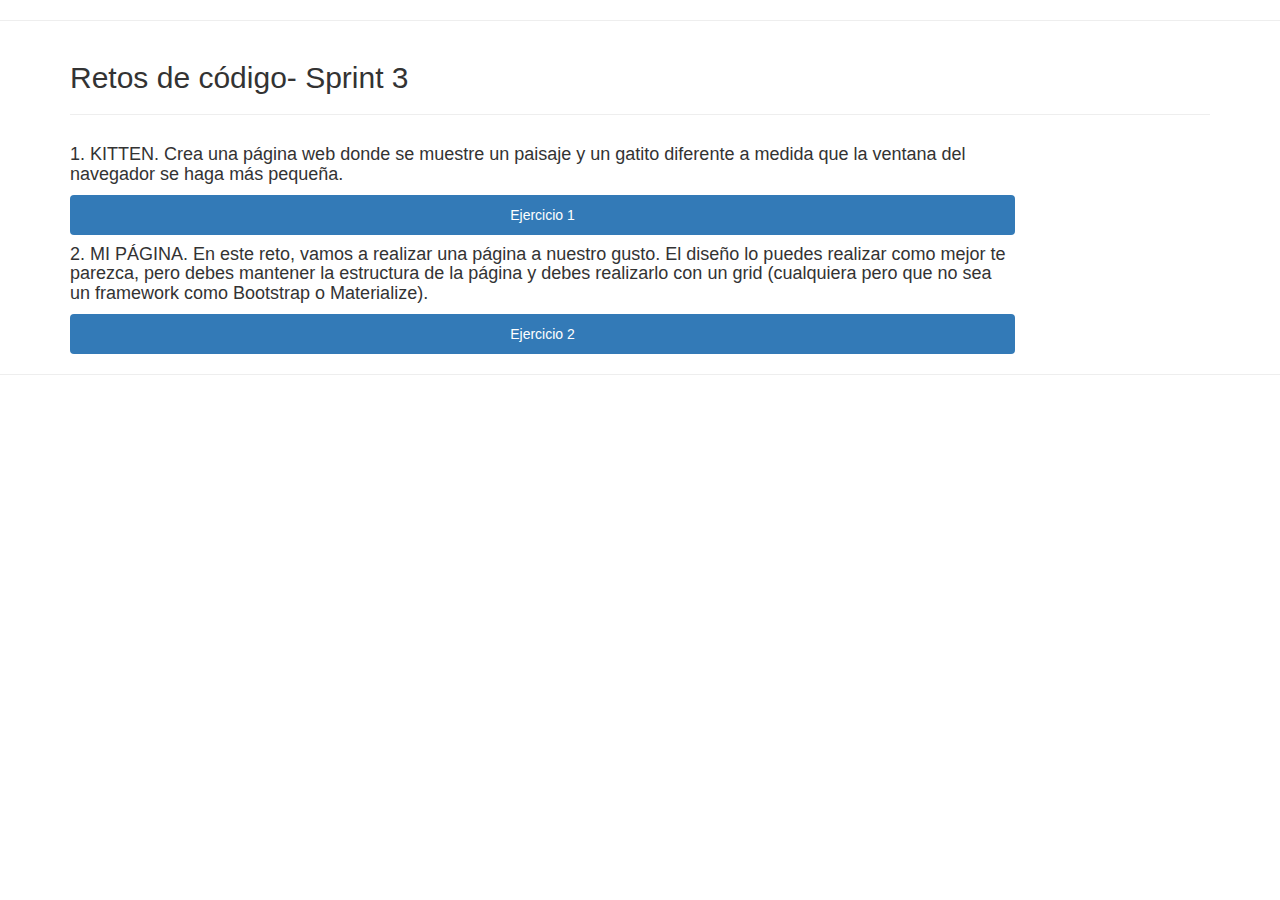
<file: index.html>
<!DOCTYPE html>
<html lang="en">
  <head>
    <meta charset="utf-8">
    <meta name="viewport" content="width=device-width, user-scalable=no,
    initial-scale=1.0, maximum-scale=1.0, minimum-scale=1.0">
    <link rel="stylesheet" href="https://maxcdn.bootstrapcdn.com/bootstrap/3.3.7/css/bootstrap.min.css" >
    <!-- Latest compiled and minified CSS -->

    <title>L a b o r a t o r i a Sprint3- Retos de código </title>
  </head>
  <body>
      <hr>
      <div class="container">
        <h2>Retos de código- Sprint 3</h2>
        <hr>
        <div class="row">
          <div class="col-md-10">
            <ul class="nav nav-justified nav-pills">
              <h4>1. KITTEN. Crea una página web donde se muestre un paisaje y un gatito diferente
                 a medida que la ventana del navegador se haga más pequeña.</h4>
              <li class="active"><a href="../s3-retos/views/ejercicio1.html">Ejercicio 1</a></li>
              <h4>2. MI PÁGINA. En este reto, vamos a realizar una página a nuestro gusto.
                  El diseño lo puedes realizar como mejor te parezca, pero debes mantener
                  la estructura de la página y debes realizarlo con un grid (cualquiera pero
                   que no sea un framework como Bootstrap o Materialize). </h4>
              <li class="active"><a href="../s3-retos/views/ejercicio2.html">Ejercicio 2</a></li>
            </ul>
          </div>
        </div>
      </div>

      <hr>
  </body>
</html>
</file>
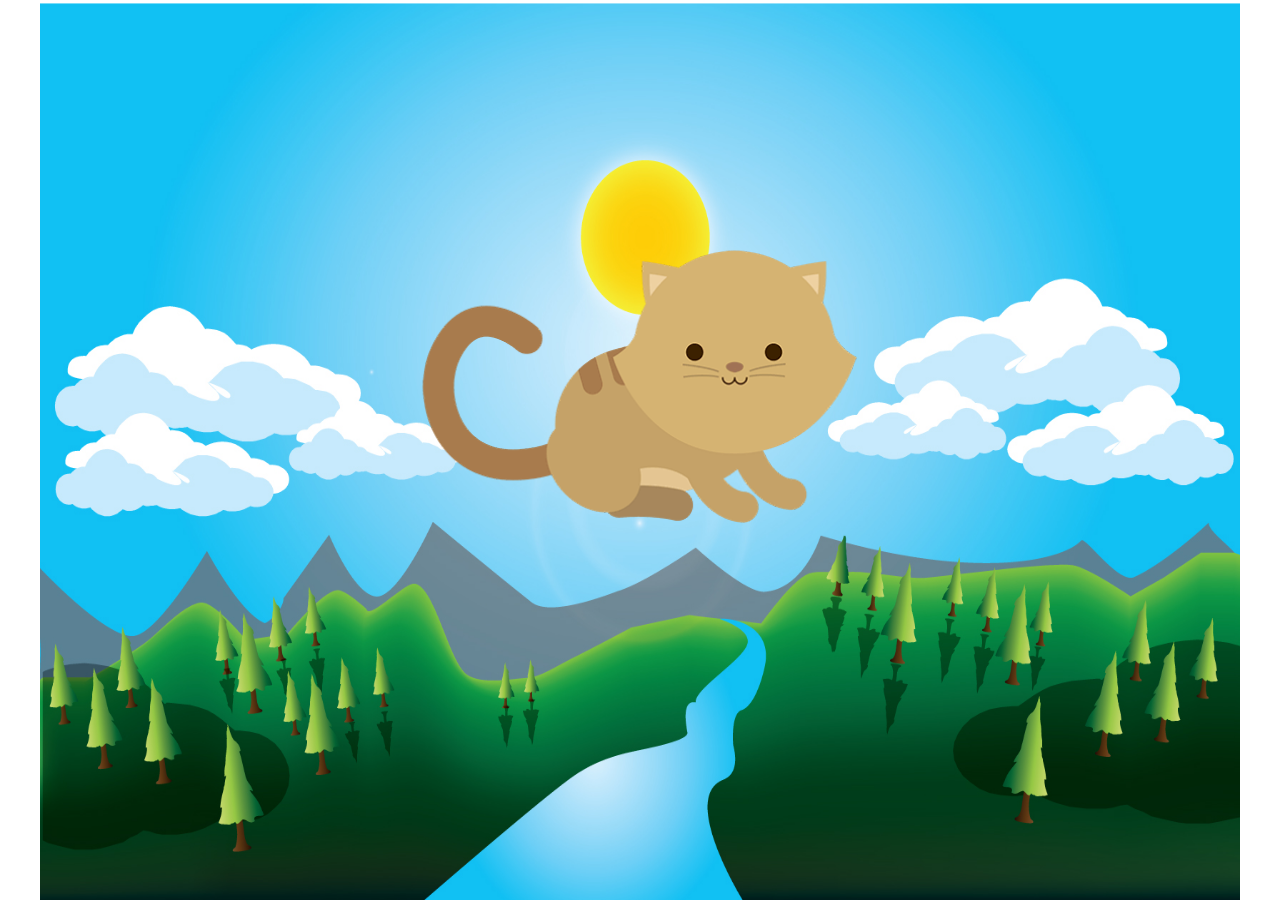
<file: views/ejercicio1.html>
<!DOCTYPE html>
<html lang="en">
  <head>
    <meta charset="utf-8">
    <meta name="viewport" content="width=device-width, user-scalable=no,
    initial-scale=1.0, maximum-scale=1.0, minimum-scale=1.0">
    <link rel="stylesheet" href="../css/ejercicio1.css">

    <title>1. Kitten </title>
  </head>
  <body>
      <section class="container">
        <section class="row">
          <section class="col-12" >
            <img  class="cat1" alt="">
          </section>
        </section>
        </section>
  </body>
</html>
</file>
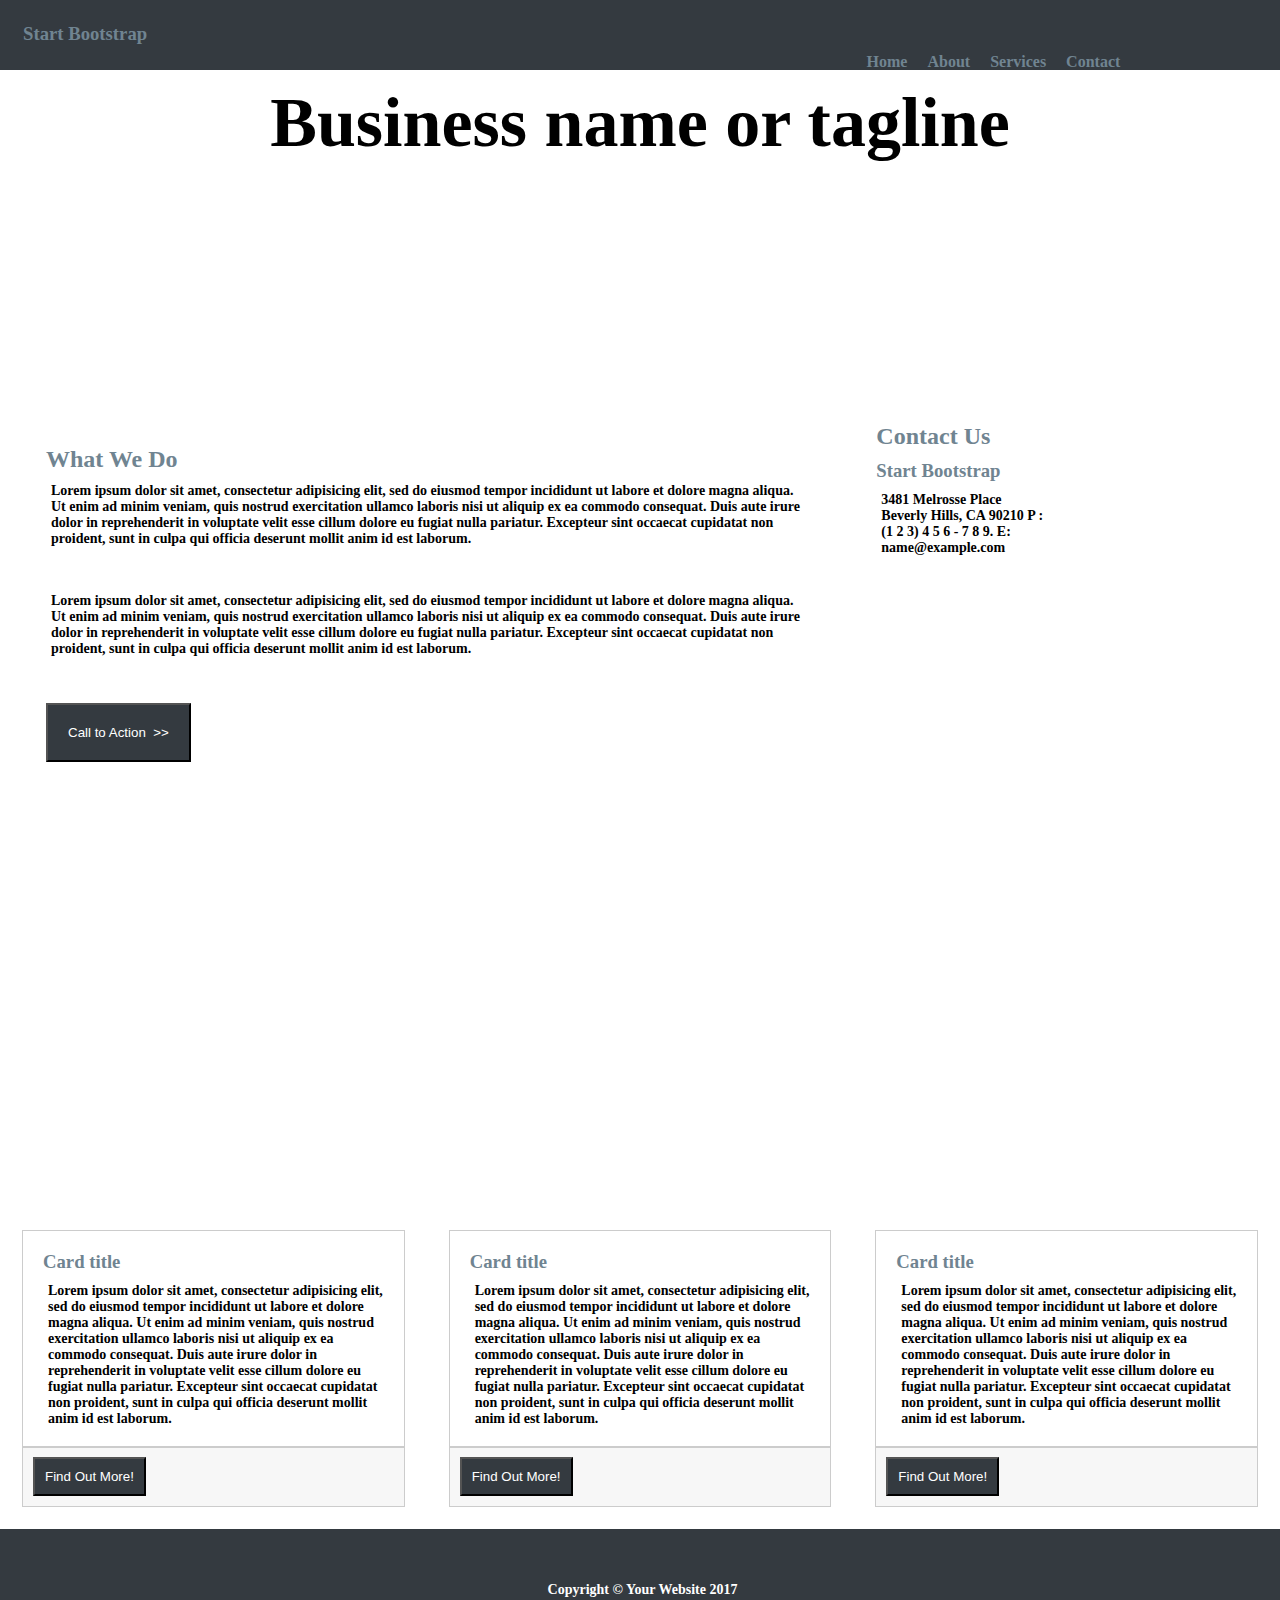
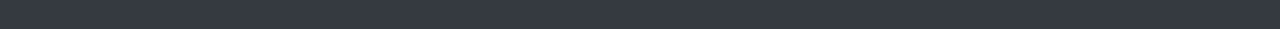
<file: views/ejercicio2.html>
<!DOCTYPE html>
<html lang="en">
  <head>
    <meta charset="utf-8">
    <meta name="viewport" content="width=device-width, user-scalable=no,
    initial-scale=1.0, maximum-scale=1.0, minimum-scale=1.0">
    <link rel="stylesheet" href="../css/ejercicio2.css">

    <title>2. Mi página </title>
  </head>
  <body>
      <section class="container">
        <section class="row navegacion">

          <section class="col-6" >
            <h3 >Start Bootstrap</h3>
          </section>
          <section class="col-5">
          <nav >
            <a href="#" id="menu-icon" ></a>
            <ul>
              <li><a href="#">Home</a></li>
              <li><a href="#">About</a></li>
              <li><a href="#">Services</a></li>
              <li><a href="#">Contact</a></li>
            </ul>
            </section>
          </nav>
        </section>
        <head class="row">
          <section class="container logo ">
            <section class="row">
              <section class="col-12" >
                <section>
                  <h1>Business name or tagline</h1>
                </section>
              </section>
            </section>
            </section>
        </head>
        <section class="row ">
          <article class="col-8">
            <section class="col-12">
              <h2>What We Do</h2>
              <h4>Lorem ipsum dolor sit amet, consectetur adipisicing elit, sed do eiusmod tempor incididunt ut labore et dolore magna aliqua. Ut enim ad minim veniam, quis nostrud exercitation ullamco laboris nisi ut aliquip ex ea commodo consequat. Duis aute irure dolor in reprehenderit in voluptate velit esse cillum dolore eu fugiat nulla pariatur. Excepteur sint occaecat cupidatat non proident, sunt in culpa qui officia deserunt mollit anim id est laborum.</h4>
            </section>
            <section class="col-12">
              <h4>Lorem ipsum dolor sit amet, consectetur adipisicing elit, sed do eiusmod tempor incididunt ut labore et dolore magna aliqua. Ut enim ad minim veniam, quis nostrud exercitation ullamco laboris nisi ut aliquip ex ea commodo consequat. Duis aute irure dolor in reprehenderit in voluptate velit esse cillum dolore eu fugiat nulla pariatur. Excepteur sint occaecat cupidatat non proident, sunt in culpa qui officia deserunt mollit anim id est laborum.</h4>
            </section>
            <section class="col-3">
              <form class="" >
                <input type="submit" class="btn1" name="btn1" value="Call to Action  >>">
              </form>
            </section>
          </article>
          <article class="col-2">
            <section class="row">
              <h2>Contact Us</h2>
            </section>
            <section class="row">
              <h3>Start Bootstrap</h3>
            </section>
            <section class="row">
              <h4>3481 Melrosse Place
              Beverly Hills, CA 90210
              P : (1 2 3) 4 5 6 - 7 8 9.
              E: name@example.com</h4>
            </section>
          </article>
          <article class="col-2">
          </article>
        </section>
        <section class="row">
          <article class="col-4">
            <section  class="row">
              <article class="img">
              </article>
            </section>
            <section  class="row imgcontent">
              <h3> Card title</h3>
              <h4>Lorem ipsum dolor sit amet, consectetur adipisicing elit, sed do eiusmod tempor incididunt ut labore et dolore magna aliqua. Ut enim ad minim veniam, quis nostrud exercitation ullamco laboris nisi ut aliquip ex ea commodo consequat. Duis aute irure dolor in reprehenderit in voluptate velit esse cillum dolore eu fugiat nulla pariatur. Excepteur sint occaecat cupidatat non proident, sunt in culpa qui officia deserunt mollit anim id est laborum.</h4>
            </section>
            <section  class="row">
              <section  class="row findOut">
                <input type="submit" class="btn2" name="btn2" value="Find Out More!">
              </section>
            </section>
          </article>
          <article class="col-4">
            <section  class="row">
              <article class="img">
              </article>
            </section>
            <section  class="row imgcontent">
              <h3> Card title</h3>
              <h4>Lorem ipsum dolor sit amet, consectetur adipisicing elit, sed do eiusmod tempor incididunt ut labore et dolore magna aliqua. Ut enim ad minim veniam, quis nostrud exercitation ullamco laboris nisi ut aliquip ex ea commodo consequat. Duis aute irure dolor in reprehenderit in voluptate velit esse cillum dolore eu fugiat nulla pariatur. Excepteur sint occaecat cupidatat non proident, sunt in culpa qui officia deserunt mollit anim id est laborum.</h4>
            </section>
            <section  class="row">
              <section  class="row findOut">
                <input type="submit" class="btn2" name="btn2" value="Find Out More!">
              </section>
            </section>
          </article>
          <article class="col-4">
            <section  class="row">
              <article class="img">
              </article>
            </section>
            <section  class="row imgcontent">
              <h3> Card title</h3>
              <h4>Lorem ipsum dolor sit amet, consectetur adipisicing elit, sed do eiusmod tempor incididunt ut labore et dolore magna aliqua. Ut enim ad minim veniam, quis nostrud exercitation ullamco laboris nisi ut aliquip ex ea commodo consequat. Duis aute irure dolor in reprehenderit in voluptate velit esse cillum dolore eu fugiat nulla pariatur. Excepteur sint occaecat cupidatat non proident, sunt in culpa qui officia deserunt mollit anim id est laborum.</h4>
            </section>
            <section  class="row">
              <section  class="row findOut">
                <input type="submit" class="btn2" name="btn2" value="Find Out More!">
              </section>
            </section>
          </article>
        </section>
        <footer class="row">
          <article class="col-12">
            <h4>Copyright © Your Website 2017</h4>
          </article>
        </footer>

        </section>
  </body>
</html>
</file>
<file: css/ejercicio1.css>
* {
  box-sizing: border-box;
  margin: 0;
  padding: 0;
}
 /*Inician características de grid*/
body {
  margin: 0 auto;
  max-width: 1200px;
  width: 100%;
}

.row:before, .row:after {
  clear: both;
  content: "";
  display: table;
}

[class*="col-"] {
  float: left;
  margin: 0px;
  min-height: 70px;
  padding: 12px;

}

.col-1 {
  width: 8.3333%;
}

.col-2 {
  width: 16.6666%;
}

.col-3 {
  width: 25%;
}

.col-4 {
  width: 33.3333%;
}

.col-5 {
  width: 41.6667%;
}

.col-6 {
  width: 50%;
}

.col-7 {
  width: 58.33%;
}

.col-8 {
  width: 66.6667%;
}

.col-9 {
  width: 75%;
}

.col-10 {
  width: 83.3333%;
}

.col-11 {
  width: 91.6667%;
}

.col-12 {
  width: 100%;
}

 /*Inician características del media para los tres casos*/
@media  (max-width: 400px) {  /*Caso 1. la panttalla es de una dimensión máxima de 400px*/
  .container {
    background-image: url("../assets/images/back1.png");
    background-size: 100% 100%;
    height: 100vh;/*Elimina el espacio en blanco que queda debajo y lo ajusta con la propia imagen*/
    width: 100%;
  }

  .cat1 {
    content: url("../assets/images/cat1.png");
    height: 50%;
    margin-left: 30%;
    margin-top: 70%;
    width: 70%;
    }
}

@media   (max-width: 899px) and (min-width: 401px){/*Caso 2. la panttalla es de una dimensión máxima de 899 y mínima de 401*/

  .container {
    background-image: url("../assets/images/back2.png");
    background-size: 100% 100%;
    height: 100vh;
    width: 100%;
  }

  .cat1 {
    content: url("../assets/images/cat3.png");
    height: 50%;
    margin-left: 30%;
    margin-top: 30%;
    width: 50%;
    }
  }

@media  (min-width: 900px) {/*Caso 3. la panttalla es de una dimensión ,ínima de 900px*/

  .container {
    background-image: url("../assets/images/back3.png");
    background-size: 100% 100%;
    height: 100vh;
    width: 100%;
  }
  .cat1 {
    content: url("../assets/images/cat2.png");
    height: 40%;
    margin-left: 30%;
    margin-top: 20%;
    width: 40%;
    }
}
</file>
<file: css/ejercicio2.css>
* {
  box-sizing: border-box;
  margin: 0;
  padding: 0;
}
 /*Inician características de grid*/
body {
  margin: 0 auto;
  max-width: 100%;
  width: 100%;
}
.row:before, .row:after {
  clear: both;
  content: "";
  display: table;
}
[class*="col-"] {
  float: left;
  margin: 0px;
  min-height: 70px;
  padding: 23px;
}
.col-1 {
  width: 8.3333%;
}
.col-2 {
  width: 16.6666%;
}
.col-3 {
  width: 25%;
}
.col-4 {
  width: 33.3333%;
}
.col-5 {
  width: 41.6667%;
}
.col-6 {
  width: 50%;
}
.col-7 {
  width: 58.33%;
}
.col-8 {
  width: 66.6667%;
}
.col-9 {
  width: 75%;
}
.col-10 {
  width: 83.3333%;
}
.col-11 {
  width: 91.6667%;
}
.col-12 {
  width: 100%;
}
/*Inician los estilos*/

h1 {
  font-size: 70px;
  text-align: center;
}
h2, h3 {
  color: #708491;
  padding-bottom: 10px;
}
h4 {
  margin-left: 5px;
  font-size: 14px;
}
footer {
  background-color: #343A40;
  color: white;
  padding-top: 30px;
  text-align: center;
}
a {
  color: #708491;
  font-weight: bold;
  text-decoration: none;
}
a:hover {
  color: white;
  text-decoration: underline;
}
ul {
  list-style: none;
}
li {
  display: inline-block;
  float: left;
  padding: 10px;
}
nav {
  float: right;
  padding: 20px;
}
.container {
  background-image: url("https://dummyimage.com/1920x400/CCCCCC/969696&text=1920x400");
  background-size: 100% 100%;
  height: 400px;
  width: 100%;
}
.navegacion {
  background-color: #343A40;
  color: white;
  height: 70px;
  left: 0;
  position: fixed;
  top: 0;
  width: 100%;
  z-index: 100;
}
.logo {
  padding-top: 60px;
}
.img {
  background-image: url("https://dummyimage.com/300x200/CCCCCC/969696&text=300x200");
  background-size: 100% 100%;
  height: 400px;
  width: 100%;
}
.imgcontent {
  outline: 1px solid #CCCCCC;
  padding: 20px;
}
.findOut {
  background-color: #F7F7F7;
  outline: 1px solid #CCCCCC;
}
.btn1 {
  background-color:#343A40;
  color: white;
  padding: 20px;
}
.btn2 {
  background-color:#343A40;
  color: white;
  margin: 10px;
  padding: 10px;
}
#menu-icon {
  display: hidden;
  height: 50px;
  margin: 0 auto;
  width: 50px;
}

 /*Inician características del media para los tres casos*/
@media  (min-width: 200px) and (max-width: 900px) {  /*Caso 1. la panttalla es de una dimensión máxima de 400px*/
.col-8, .col-4{
  width: 100%;
}
.col-2 {
  width: 40%;
}
.col-6 {
  width: 50%;
  padding: 0;
}
.col-5 {
  padding: 0;
  margin: 0;
  display: inline-block;
}
.navegacion {
  position: absolute;
}
#menu-icon {
  display: inline-block;
content: url("../assets/images/menu.png");
}
nav ul , nav:active ul {
  background: #c5c5c5;
  display: none;
  position: absolute;
  padding: 20px;
  right: 10px;
  top: 65px;
  width: 35%;
}
nav:hover ul {
  display: block;
}
 nav li{
  margin: 0;
  padding: 15px 0;
  text-align:  center;
  width: 100%;
}

}
</file>
